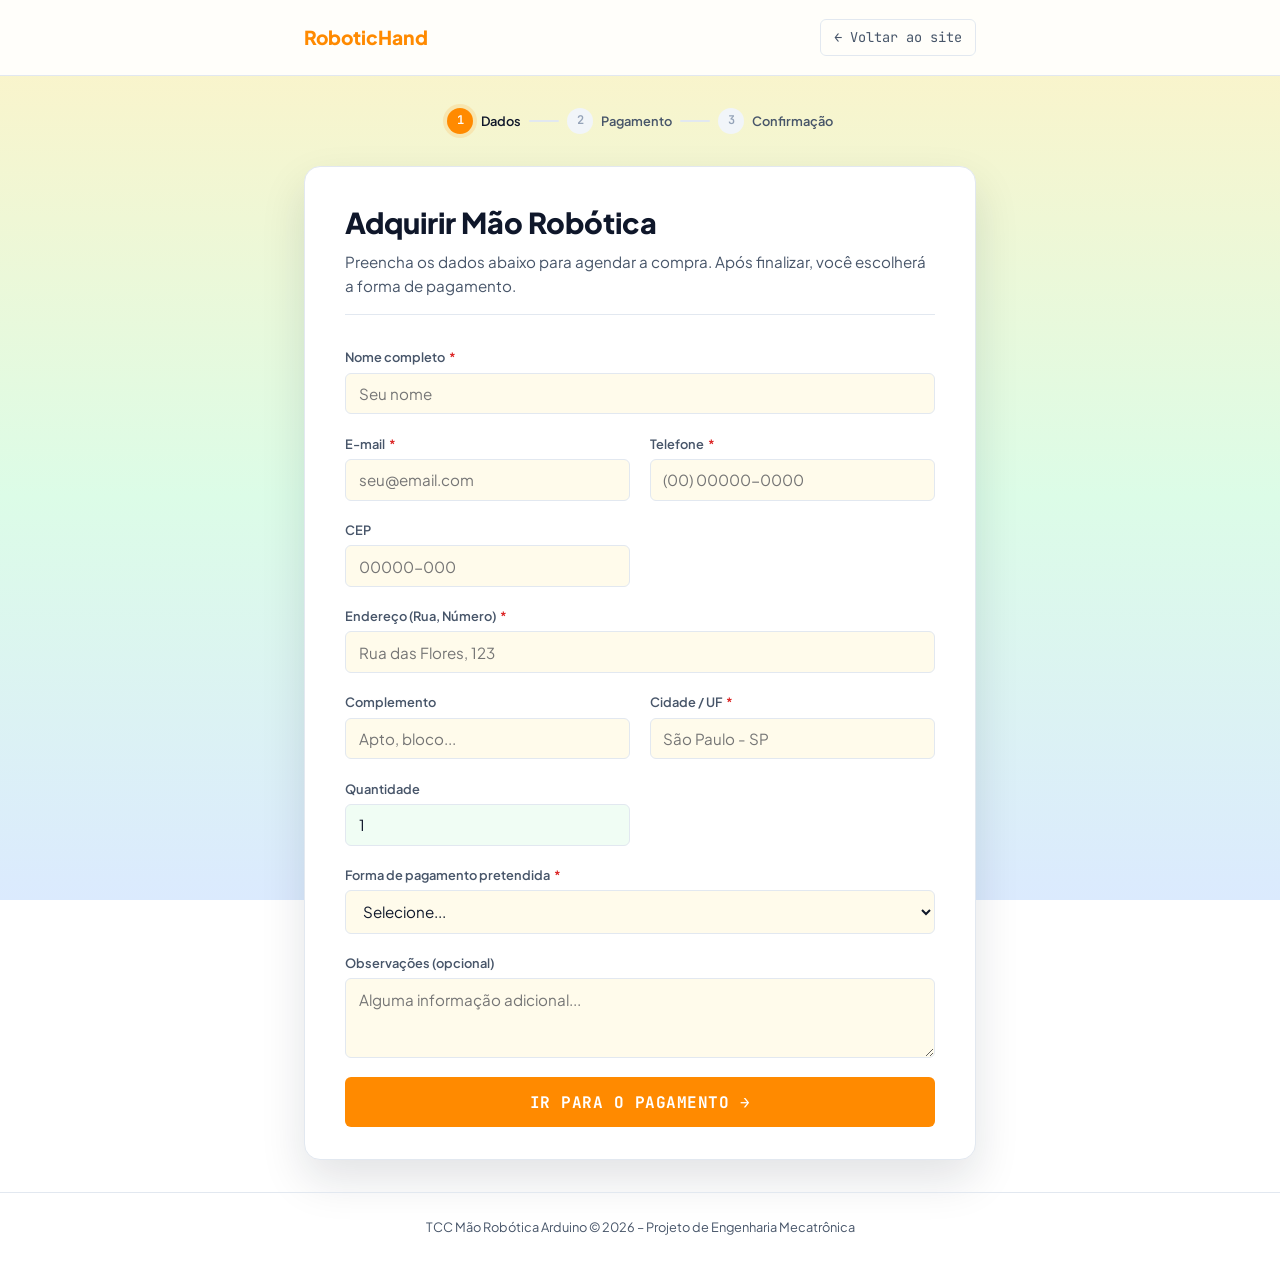
<file: comprar.html>
<!DOCTYPE html>
<html lang="pt-BR" data-theme="light">
<head>
  <meta charset="UTF-8" />
  <meta name="viewport" content="width=device-width, initial-scale=1.0" />
  <title>Adquirir Mão Robótica | TCC Arduino</title>

  <link rel="preconnect" href="https://fonts.googleapis.com" />
  <link rel="preconnect" href="https://fonts.gstatic.com" crossorigin />
  <link href="https://fonts.googleapis.com/css2?family=JetBrains+Mono:ital,wght@0,400;0,600;0,800;1,400&family=Plus+Jakarta+Sans:wght@400;500;600;700;800&display=swap" rel="stylesheet" />

  <style>
    :root {
      --bg-main: #FFFBEB;
      --bg-alt: #F0FDF4;
      --bg-card: #FFFFFF;
      --border: #E2E8F0;
      --border-focus: #0B69A3;
      --text-main: #0F172A;
      --text-muted: #475569;
      --accent: #FF8A00;
      --accent-hover: #E67600;
      --accent-light: rgba(255, 138, 0, 0.10);
      --institucional: #0B69A3;
      --institucional-dark: #075985;
      --status-open: #16A34A;
      --danger: #DC2626;
      --success: #16A34A;
      --font-ui: 'Plus Jakarta Sans', sans-serif;
      --font-mono: 'JetBrains Mono', monospace;
      --shadow: rgba(15, 23, 42, 0.08);
    }

    * { box-sizing: border-box; margin: 0; padding: 0; }
    body {
      background: linear-gradient(180deg, #FEF3C7 0%, #DCFCE7 55%, #DBEAFE 100%);
      background-attachment: fixed;
      color: var(--text-main);
      font-family: var(--font-ui);
      line-height: 1.6;
      min-height: 100vh;
      display: flex;
      flex-direction: column;
    }

    .container {
      max-width: 720px;
      margin: 0 auto;
      padding: 0 1.5rem;
      width: 100%;
    }

    .navbar {
      padding: 1.2rem 0;
      border-bottom: 1px solid var(--border);
      background: rgba(255,255,255,0.9);
      backdrop-filter: blur(8px);
      margin-bottom: 2rem;
    }
    .nav-content {
      display: flex;
      justify-content: space-between;
      align-items: center;
    }
    .brand { font-weight: 800; font-size: 1.2rem; }
    .brand .accent { color: var(--accent); }
    .back-link {
      color: var(--text-muted);
      text-decoration: none;
      font-family: var(--font-mono);
      font-size: 0.85rem;
      border: 1px solid var(--border);
      padding: 0.4rem 0.8rem;
      border-radius: 6px;
      transition: 0.2s;
    }
    .back-link:hover { border-color: var(--accent); color: var(--accent); }

    .form-card {
      background: var(--bg-card);
      border: 1px solid var(--border);
      border-radius: 16px;
      padding: 2rem 2.5rem;
      box-shadow: 0 20px 45px rgba(15, 23, 42, 0.12);
      margin-bottom: 2rem;
    }
    .form-title {
      font-size: 1.8rem;
      font-weight: 800;
      margin-bottom: 0.3rem;
    }
    .form-subtitle {
      color: var(--text-muted);
      font-size: 0.95rem;
      margin-bottom: 2rem;
      border-bottom: 1px solid var(--border);
      padding-bottom: 1rem;
    }
    .form-grid {
      display: grid;
      grid-template-columns: 1fr 1fr;
      gap: 1.2rem;
    }
    .field-group { display: flex; flex-direction: column; gap: 0.3rem; }
    .field-group.full-width { grid-column: span 2; }
    .field-group label {
      font-size: 0.8rem;
      font-weight: 600;
      color: var(--text-muted);
    }
    .field-group label .required { color: var(--danger); margin-left: 2px; }
    .input-ctrl, select, textarea {
      background: var(--bg-main);
      border: 1px solid var(--border);
      color: var(--text-main);
      padding: 0.65rem 0.8rem;
      border-radius: 6px;
      font-family: inherit;
      font-size: 0.95rem;
      outline: none;
      transition: border 0.2s;
      width: 100%;
    }
    .input-ctrl:focus, select:focus, textarea:focus {
      border-color: var(--border-focus);
    }
    select option { background: var(--bg-main); }

    .btn-primary {
      background: var(--accent);
      color: #fff;
      border: none;
      padding: 0.9rem 1.8rem;
      font-weight: 700;
      font-size: 1rem;
      border-radius: 6px;
      cursor: pointer;
      font-family: var(--font-mono);
      letter-spacing: 0.5px;
      transition: 0.25s;
      width: 100%;
    }
    .btn-primary:hover { background: var(--accent-hover); transform: translateY(-2px); }
    .btn-primary:disabled { opacity: 0.6; cursor: not-allowed; transform: none; }

    .btn-secondary {
      background: transparent;
      border: 1px solid var(--border);
      color: var(--text-main);
      padding: 0.6rem 1.5rem;
      border-radius: 6px;
      cursor: pointer;
      font-family: var(--font-mono);
      font-size: 0.9rem;
      transition: 0.2s;
    }
    .btn-secondary:hover { border-color: var(--accent); color: var(--accent); }

    /* ============================================================
       PROGRESS STEPS
       ============================================================ */
    .steps-bar {
      display: flex;
      align-items: center;
      justify-content: center;
      gap: 0.5rem;
      margin-bottom: 2rem;
      flex-wrap: wrap;
    }
    .step {
      display: flex;
      align-items: center;
      gap: 0.5rem;
      font-size: 0.8rem;
      color: var(--text-muted);
      font-weight: 600;
    }
    .step-num {
      width: 26px; height: 26px;
      border-radius: 50%;
      background: #F1F5F9;
      color: #94A3B8;
      display: flex; align-items: center; justify-content: center;
      font-family: var(--font-mono);
      font-size: 0.75rem;
      transition: 0.3s;
    }
    .step.active .step-num {
      background: var(--accent);
      color: #fff;
      box-shadow: 0 0 0 4px rgba(255, 138, 0, 0.15);
    }
    .step.active { color: var(--text-main); }
    .step.done .step-num {
      background: var(--success);
      color: #fff;
    }
    .step.done { color: var(--text-main); }
    .step-line {
      width: 30px;
      height: 2px;
      background: var(--border);
      border-radius: 2px;
    }

    /* ============================================================
       MODAL DE PAGAMENTO
       ============================================================ */
    .payment-overlay {
      position: fixed;
      inset: 0;
      background: rgba(15, 23, 42, 0.75);
      backdrop-filter: blur(6px);
      display: none;
      align-items: center;
      justify-content: center;
      z-index: 999;
      padding: 1rem;
      overflow-y: auto;
    }
    .payment-overlay.show { display: flex; }

    .payment-modal {
      background: var(--bg-card);
      border-radius: 20px;
      max-width: 520px;
      width: 100%;
      box-shadow: 0 30px 70px rgba(15, 23, 42, 0.3);
      animation: modalIn 0.35s cubic-bezier(0.16, 1, 0.3, 1);
      overflow: hidden;
      max-height: 95vh;
      overflow-y: auto;
    }
    @keyframes modalIn {
      from { opacity: 0; transform: translateY(30px) scale(0.96); }
      to { opacity: 1; transform: translateY(0) scale(1); }
    }

    .payment-header {
      background: linear-gradient(135deg, var(--institucional), var(--institucional-dark));
      color: #fff;
      padding: 1.5rem 2rem;
      text-align: center;
      position: relative;
    }
    .payment-header h2 {
      font-size: 1.3rem;
      font-weight: 800;
      margin-bottom: 0.3rem;
    }
    .payment-header p {
      font-size: 0.85rem;
      opacity: 0.9;
    }
    .payment-header .close-btn {
      position: absolute;
      top: 1rem; right: 1rem;
      background: rgba(255,255,255,0.15);
      border: none;
      color: #fff;
      width: 32px; height: 32px;
      border-radius: 50%;
      cursor: pointer;
      font-size: 1.2rem;
      line-height: 1;
      transition: 0.2s;
    }
    .payment-header .close-btn:hover { background: rgba(255,255,255,0.3); }

    .payment-body {
      padding: 2rem;
    }

    .order-summary {
      background: #F8FAFC;
      border-radius: 12px;
      padding: 1rem 1.2rem;
      margin-bottom: 1.5rem;
      border: 1px solid var(--border);
    }
    .order-summary h4 {
      font-size: 0.75rem;
      text-transform: uppercase;
      letter-spacing: 1px;
      color: var(--text-muted);
      margin-bottom: 0.6rem;
      font-family: var(--font-mono);
    }
    .order-line {
      display: flex;
      justify-content: space-between;
      font-size: 0.9rem;
      padding: 0.3rem 0;
    }
    .order-line .label { color: var(--text-muted); }
    .order-line .value { font-weight: 600; }
    .order-total {
      border-top: 1px solid var(--border);
      margin-top: 0.6rem;
      padding-top: 0.6rem;
      font-size: 1.1rem;
      font-weight: 800;
      color: var(--institucional);
    }

    .payment-section {
      animation: fadeIn 0.4s ease;
    }
    @keyframes fadeIn {
      from { opacity: 0; transform: translateY(10px); }
      to { opacity: 1; transform: translateY(0); }
    }

    .pix-area {
      text-align: center;
    }
    .qr-container {
      background: #fff;
      border: 2px dashed var(--border);
      border-radius: 16px;
      padding: 1.5rem;
      display: inline-block;
      margin-bottom: 1.2rem;
      position: relative;
    }
    .qr-container img {
      display: block;
      width: 220px;
      height: 220px;
      border-radius: 8px;
      object-fit: contain;
      background: #fff;
    }
    .qr-container::after {
      content: '💰';
      position: absolute;
      bottom: -12px;
      right: -12px;
      background: var(--accent);
      color: #fff;
      width: 40px; height: 40px;
      border-radius: 50%;
      display: flex; align-items: center; justify-content: center;
      font-size: 1.2rem;
      border: 3px solid #fff;
      box-shadow: 0 4px 12px rgba(0,0,0,0.15);
    }

    .pix-key-box {
      display: flex;
      align-items: center;
      gap: 0.5rem;
      background: #F8FAFC;
      border: 1px solid var(--border);
      border-radius: 10px;
      padding: 0.7rem 1rem;
      margin-bottom: 1rem;
    }
    .pix-key-box code {
      flex: 1;
      font-family: var(--font-mono);
      font-size: 0.8rem;
      color: var(--text-main);
      word-break: break-all;
      text-align: left;
    }
    .copy-btn {
      background: var(--institucional);
      color: #fff;
      border: none;
      padding: 0.5rem 1rem;
      border-radius: 6px;
      font-family: var(--font-mono);
      font-size: 0.75rem;
      cursor: pointer;
      transition: 0.2s;
      white-space: nowrap;
    }
    .copy-btn:hover { background: var(--institucional-dark); }
    .copy-btn.copied { background: var(--success); }

    .expiry-badge {
      display: inline-flex;
      align-items: center;
      gap: 0.4rem;
      font-size: 0.8rem;
      color: var(--danger);
      background: rgba(220, 38, 38, 0.08);
      padding: 0.4rem 0.9rem;
      border-radius: 20px;
      font-family: var(--font-mono);
      font-weight: 600;
    }

    /* Cartão de crédito */
    .card-preview {
      background: linear-gradient(135deg, #1E293B, #0F172A);
      color: #fff;
      border-radius: 16px;
      padding: 1.5rem;
      margin-bottom: 1.5rem;
      position: relative;
      overflow: hidden;
      box-shadow: 0 12px 30px rgba(15, 23, 42, 0.25);
      aspect-ratio: 1.6;
      max-width: 340px;
      margin-left: auto;
      margin-right: auto;
    }
    .card-preview::before {
      content: '';
      position: absolute;
      top: -50%; right: -20%;
      width: 250px; height: 250px;
      background: radial-gradient(circle, rgba(255,138,0,0.35), transparent 70%);
      border-radius: 50%;
    }
    .card-chip {
      width: 40px; height: 30px;
      background: linear-gradient(135deg, #FBBF24, #F59E0B);
      border-radius: 6px;
      margin-bottom: 1.5rem;
      position: relative;
    }
    .card-chip::after {
      content: '';
      position: absolute;
      inset: 8px 12px;
      border: 1px solid rgba(0,0,0,0.2);
      border-radius: 2px;
    }
    .card-number-display {
      font-family: var(--font-mono);
      font-size: 1.3rem;
      letter-spacing: 2px;
      margin-bottom: 1.2rem;
      position: relative;
      z-index: 2;
    }
    .card-bottom {
      display: flex;
      justify-content: space-between;
      font-size: 0.75rem;
      text-transform: uppercase;
      letter-spacing: 1px;
      position: relative;
      z-index: 2;
    }
    .card-bottom div span {
      display: block;
      font-size: 0.6rem;
      opacity: 0.5;
      margin-bottom: 0.2rem;
    }
    .card-brand {
      position: absolute;
      top: 1.5rem; right: 1.5rem;
      font-weight: 800;
      font-size: 0.9rem;
      letter-spacing: 1px;
      z-index: 2;
    }

    .card-form-grid {
      display: grid;
      grid-template-columns: 1fr 1fr;
      gap: 0.9rem;
    }

    /* Boleto */
    .boleto-box {
      background: #F8FAFC;
      border: 1px solid var(--border);
      border-radius: 12px;
      padding: 1.2rem;
      margin-bottom: 1rem;
    }
    .barcode {
      display: flex;
      align-items: flex-end;
      gap: 2px;
      height: 60px;
      margin-bottom: 0.8rem;
      padding: 0.5rem;
      background: #fff;
      border-radius: 6px;
      overflow: hidden;
    }
    .barcode span {
      display: block;
      background: #0F172A;
      height: 100%;
    }
    .boleto-code {
      font-family: var(--font-mono);
      font-size: 0.75rem;
      color: var(--text-muted);
      word-break: break-all;
      margin-bottom: 0.6rem;
    }

    /* Transferência */
    .bank-info {
      background: #F8FAFC;
      border: 1px solid var(--border);
      border-radius: 12px;
      padding: 1.2rem;
    }
    .bank-info .row {
      display: flex;
      justify-content: space-between;
      padding: 0.5rem 0;
      border-bottom: 1px dashed var(--border);
      font-size: 0.9rem;
    }
    .bank-info .row:last-child { border-bottom: none; }
    .bank-info .row span:first-child {
      color: var(--text-muted);
      font-size: 0.85rem;
    }
    .bank-info .row span:last-child {
      font-family: var(--font-mono);
      font-weight: 600;
    }

    .payment-footer {
      padding: 1rem 2rem 1.5rem;
      border-top: 1px solid var(--border);
      background: #F8FAFC;
      text-align: center;
    }
    .payment-footer p {
      font-size: 0.75rem;
      color: var(--text-muted);
      margin-bottom: 0.8rem;
    }

    /* Confirmação final */
    .success-screen {
      text-align: center;
      padding: 1rem 0;
    }
    .success-icon {
      width: 90px; height: 90px;
      border-radius: 50%;
      background: rgba(22, 163, 74, 0.1);
      color: var(--success);
      display: flex; align-items: center; justify-content: center;
      font-size: 3rem;
      margin: 0 auto 1.2rem;
      animation: popIn 0.5s cubic-bezier(0.34, 1.56, 0.64, 1);
    }
    @keyframes popIn {
      0% { transform: scale(0); }
      100% { transform: scale(1); }
    }
    .success-screen h2 {
      font-size: 1.5rem;
      margin-bottom: 0.5rem;
      color: var(--success);
    }
    .success-screen p {
      color: var(--text-muted);
      margin-bottom: 1.5rem;
      font-size: 0.95rem;
    }
    .success-detail {
      background: #F8FAFC;
      border-radius: 10px;
      padding: 1rem;
      margin-bottom: 1.5rem;
      font-size: 0.85rem;
      text-align: left;
    }
    .success-detail .row {
      display: flex;
      justify-content: space-between;
      padding: 0.3rem 0;
    }
    .success-detail .row span:first-child { color: var(--text-muted); }
    .success-detail .row span:last-child { font-weight: 600; }

    .footer {
      margin-top: auto;
      border-top: 1px solid var(--border);
      padding: 1.5rem 0;
      text-align: center;
      color: var(--text-muted);
      font-size: 0.8rem;
    }

    @media (max-width: 600px) {
      .form-grid { grid-template-columns: 1fr; }
      .field-group.full-width { grid-column: span 1; }
      .form-card { padding: 1.5rem; }
      .payment-body { padding: 1.5rem; }
      .card-form-grid { grid-template-columns: 1fr; }
      .card-preview { aspect-ratio: auto; }
    }
  </style>
</head>
<body>

  <header class="navbar">
    <div class="container nav-content">
      <div class="brand">
        <span class="accent">RoboticHand</span>
      </div>
      <a href="index.html" class="back-link">← Voltar ao site</a>
    </div>
  </header>

  <main class="container">
    <div class="steps-bar">
      <div class="step active" id="step1">
        <span class="step-num">1</span> Dados
      </div>
      <span class="step-line"></span>
      <div class="step" id="step2">
        <span class="step-num">2</span> Pagamento
      </div>
      <span class="step-line"></span>
      <div class="step" id="step3">
        <span class="step-num">3</span> Confirmação
      </div>
    </div>

    <div class="form-card">
      <h1 class="form-title">Adquirir Mão Robótica</h1>
      <p class="form-subtitle">
        Preencha os dados abaixo para agendar a compra. Após finalizar, você escolherá a forma de pagamento.
      </p>

      <form id="purchaseForm" novalidate>
        <input type="hidden" name="_captcha" value="false" />
        <input type="hidden" name="_subject" value="🦾 Nova Solicitação de Aquisição - Mão Robótica" />
        <input type="hidden" name="_template" value="table" />

        <div class="form-grid">
          <div class="field-group full-width">
            <label for="fullName">Nome completo <span class="required">*</span></label>
            <input type="text" id="fullName" name="Nome" class="input-ctrl" placeholder="Seu nome" required />
          </div>
          <div class="field-group">
            <label for="email">E-mail <span class="required">*</span></label>
            <input type="email" id="email" name="Email" class="input-ctrl" placeholder="seu@email.com" required />
          </div>
          <div class="field-group">
            <label for="phone">Telefone <span class="required">*</span></label>
            <input type="tel" id="phone" name="Telefone" class="input-ctrl" placeholder="(00) 00000-0000" required />
          </div>
          <div class="field-group">
            <label for="cep">CEP</label>
            <input type="text" id="cep" name="CEP" class="input-ctrl" placeholder="00000-000" />
          </div>
          <div class="field-group full-width">
            <label for="address">Endereço (Rua, Número) <span class="required">*</span></label>
            <input type="text" id="address" name="Endereço" class="input-ctrl" placeholder="Rua das Flores, 123" required />
          </div>
          <div class="field-group">
            <label for="complement">Complemento</label>
            <input type="text" id="complement" name="Complemento" class="input-ctrl" placeholder="Apto, bloco..." />
          </div>
          <div class="field-group">
            <label for="city">Cidade / UF <span class="required">*</span></label>
            <input type="text" id="city" name="Cidade" class="input-ctrl" placeholder="São Paulo - SP" required />
          </div>
          <div class="field-group">
            <label for="quantity">Quantidade</label>
            <input type="number" id="quantity" name="Quantidade" class="input-ctrl" value="1" min="1" readonly style="background:var(--bg-alt);" />
          </div>
          <div class="field-group full-width">
            <label for="payment">Forma de pagamento pretendida <span class="required">*</span></label>
            <select id="payment" name="Pagamento" class="input-ctrl" required>
              <option value="">Selecione...</option>
              <option value="PIX">PIX (aprovação imediata)</option>
              <option value="Cartão de Crédito">Cartão de Crédito</option>
              <option value="Boleto Bancário">Boleto Bancário</option>
              <option value="Transferência Bancária">Transferência Bancária</option>
            </select>
          </div>
          <div class="field-group full-width">
            <label for="notes">Observações (opcional)</label>
            <textarea id="notes" name="Observações" class="input-ctrl" rows="3" placeholder="Alguma informação adicional..."></textarea>
          </div>
          <div class="field-group full-width">
            <button type="submit" class="btn-primary" id="submitBtn">IR PARA O PAGAMENTO →</button>
          </div>
        </div>
      </form>
    </div>
  </main>

  <div id="paymentOverlay" class="payment-overlay">
    <div class="payment-modal">
      <div class="payment-header">
        <button class="close-btn" id="closePayment" title="Fechar">&times;</button>
        <h2 id="paymentTitle">Finalizar Pagamento</h2>
        <p id="paymentSubtitle">Complete o pagamento para confirmar o pedido</p>
      </div>

      <div class="payment-body">
        <div class="order-summary" id="orderSummary">
          <h4>📦 Resumo do Pedido</h4>
          <div class="order-line">
            <span class="label">Produto</span>
            <span class="value">Mão Robótica Arduino</span>
          </div>
          <div class="order-line">
            <span class="label">Quantidade</span>
            <span class="value" id="summaryQty">1</span>
          </div>
          <div class="order-line">
            <span class="label">Cliente</span>
            <span class="value" id="summaryClient">—</span>
          </div>
          <div class="order-line order-total">
            <span>Total</span>
            <span id="summaryTotal">R$ 500,00</span>
          </div>
        </div>

        <div id="paymentContent"></div>
      </div>

      <div class="payment-footer" id="paymentFooter">
        <p>🔒 Ambiente seguro • Seus dados são protegidos</p>
      </div>
    </div>
  </div>

  <footer class="footer">
    <div class="container">
      TCC Mão Robótica Arduino &copy; 2026 – Projeto de Engenharia Mecatrônica
    </div>
  </footer>

  <script>
    (function() {
      'use strict';

      // ============================================================
      // CONFIGURAÇÕES — AJUSTE SEUS DADOS
      // ============================================================
      const EMAIL = 'lfns@aluno.ifnmg.edu.br';
      const PRODUTO = 'Mão Robótica Arduino';
      const PRECO = 1500.00;

      // ⬇️⬇️⬇️ CONFIGURE SEUS DADOS AQUI ⬇️⬇️⬇️
      const PIX_KEY = '38991341625';   // sua chave PIX
      const PIX_IMAGE = 'pix.png';                  // nome do arquivo da imagem do QR Code
      const PIX_NOME = 'Lucas F. N. S.';
      const BANCO = 'Banco do Brasil';
      const AGENCIA = '0000-0';
      const CONTA = '00000-0';
      const TITULAR = 'Lucas F. N. S.';
      const CPF_TITULAR = '000.000.000-00';
      // ⬆️⬆️⬆️ CONFIGURE SEUS DADOS AQUI ⬆️⬆️⬆️

      // ============================================================
      // REFERÊNCIAS DOM
      // ============================================================
      const form = document.getElementById('purchaseForm');
      const submitBtn = document.getElementById('submitBtn');
      const overlay = document.getElementById('paymentOverlay');
      const closePayment = document.getElementById('closePayment');
      const paymentTitle = document.getElementById('paymentTitle');
      const paymentSubtitle = document.getElementById('paymentSubtitle');
      const paymentContent = document.getElementById('paymentContent');
      const paymentFooter = document.getElementById('paymentFooter');
      const orderSummary = document.getElementById('orderSummary');
      const summaryQty = document.getElementById('summaryQty');
      const summaryClient = document.getElementById('summaryClient');
      const summaryTotal = document.getElementById('summaryTotal');
      const step1 = document.getElementById('step1');
      const step2 = document.getElementById('step2');
      const step3 = document.getElementById('step3');

      let orderData = {};
      let currentPaymentMethod = '';
      let pixTimerInterval = null;

      // ============================================================
      // SUBMIT DO FORMULÁRIO
      // ============================================================
      form.addEventListener('submit', async function(e) {
        e.preventDefault();

        const requiredFields = form.querySelectorAll('[required]');
        let valid = true;
        requiredFields.forEach(field => {
          if (!field.value.trim()) {
            field.style.borderColor = 'var(--danger)';
            valid = false;
          } else {
            field.style.borderColor = '';
          }
        });

        if (!valid) {
          alert('Por favor, preencha todos os campos obrigatórios.');
          return;
        }

        const formData = new FormData(form);
        orderData = Object.fromEntries(formData.entries());
        currentPaymentMethod = orderData.Pagamento;

        summaryQty.textContent = orderData.Quantidade || '1';
        summaryClient.textContent = orderData.Nome;
        summaryTotal.textContent = formatBRL(PRECO * (parseInt(orderData.Quantidade) || 1));

        step1.classList.add('done');
        step2.classList.add('active');

        openPaymentModal(currentPaymentMethod);
      });

      // ============================================================
      // ABRE MODAL DE PAGAMENTO
      // ============================================================
      function openPaymentModal(method) {
        overlay.classList.add('show');
        document.body.style.overflow = 'hidden';

        switch(method) {
          case 'PIX':
            renderPixScreen();
            break;
          case 'Cartão de Crédito':
            renderCardScreen();
            break;
          case 'Boleto Bancário':
            renderBoletoScreen();
            break;
          case 'Transferência Bancária':
            renderTransferScreen();
            break;
          default:
            renderPixScreen();
        }
      }

      closePayment.addEventListener('click', () => {
        overlay.classList.remove('show');
        document.body.style.overflow = '';
        step2.classList.remove('active');
        step1.classList.add('active');
        if (pixTimerInterval) {
          clearInterval(pixTimerInterval);
          pixTimerInterval = null;
        }
      });

      overlay.addEventListener('click', (e) => {
        if (e.target === overlay) {
          overlay.classList.remove('show');
          document.body.style.overflow = '';
          if (pixTimerInterval) {
            clearInterval(pixTimerInterval);
            pixTimerInterval = null;
          }
        }
      });

      // ============================================================
      // TELA PIX — USA SUA IMAGEM pix.png
      // ============================================================
      function renderPixScreen() {
        paymentTitle.textContent = '💰 Pagamento via PIX';
        paymentSubtitle.textContent = 'Escaneie o QR Code ou copie a chave';

        paymentContent.innerHTML = `
          <div class="payment-section pix-area">
            <div class="qr-container">
              <img src="${PIX_IMAGE}" alt="QR Code PIX" />
            </div>
            <p style="font-size:0.9rem;color:var(--text-muted);margin-bottom:1rem;">
              Abra o app do seu banco e escaneie o código acima
            </p>

            <div class="pix-key-box">
              <code id="pixKeyText">${PIX_KEY}</code>
              <button class="copy-btn" id="copyPixBtn" type="button">Copiar</button>
            </div>

            <div class="expiry-badge">
              ⏱ Expira em <span id="pixTimer">10:00</span>
            </div>

            <button class="btn-primary" id="confirmPixBtn" style="margin-top:1.5rem;" type="button">
              ✅ Já fiz o pagamento
            </button>
          </div>
        `;

        document.getElementById('copyPixBtn').addEventListener('click', function() {
          copyToClipboard(PIX_KEY, this);
        });

        startPixTimer();

        document.getElementById('confirmPixBtn').addEventListener('click', () => {
          if (pixTimerInterval) {
            clearInterval(pixTimerInterval);
            pixTimerInterval = null;
          }
          showSuccessScreen('PIX');
        });
      }

      function startPixTimer() {
        let seconds = 600;
        const timerEl = document.getElementById('pixTimer');
        if (!timerEl) return;

        if (pixTimerInterval) clearInterval(pixTimerInterval);

        pixTimerInterval = setInterval(() => {
          seconds--;
          const min = Math.floor(seconds / 60);
          const sec = seconds % 60;
          timerEl.textContent = `${min}:${sec.toString().padStart(2, '0')}`;

          if (seconds <= 0) {
            clearInterval(pixTimerInterval);
            pixTimerInterval = null;
            timerEl.textContent = 'Expirado';
            timerEl.parentElement.style.background = 'rgba(220,38,38,0.15)';
          }
        }, 1000);
      }

      // ============================================================
      // TELA CARTÃO DE CRÉDITO
      // ============================================================
      function renderCardScreen() {
        paymentTitle.textContent = '💳 Cartão de Crédito';
        paymentSubtitle.textContent = 'Preencha os dados do cartão';

        paymentContent.innerHTML = `
          <div class="payment-section">
            <div class="card-preview">
              <div class="card-brand" id="cardBrandPreview">💳</div>
              <div class="card-chip"></div>
              <div class="card-number-display" id="cardNumberPreview">•••• •••• •••• ••••</div>
              <div class="card-bottom">
                <div>
                  <span>Titular</span>
                  <div id="cardNamePreview">NOME NO CARTÃO</div>
                </div>
                <div>
                  <span>Validade</span>
                  <div id="cardExpiryPreview">MM/AA</div>
                </div>
              </div>
            </div>

            <div class="card-form-grid">
              <div class="field-group full-width">
                <label>Número do cartão</label>
                <input type="text" id="cardNumber" class="input-ctrl" placeholder="0000 0000 0000 0000" maxlength="19" inputmode="numeric" />
              </div>
              <div class="field-group full-width">
                <label>Nome impresso no cartão</label>
                <input type="text" id="cardName" class="input-ctrl" placeholder="Como está no cartão" style="text-transform:uppercase;" />
              </div>
              <div class="field-group">
                <label>Validade</label>
                <input type="text" id="cardExpiry" class="input-ctrl" placeholder="MM/AA" maxlength="5" inputmode="numeric" />
              </div>
              <div class="field-group">
                <label>CVV</label>
                <input type="text" id="cardCvv" class="input-ctrl" placeholder="000" maxlength="4" inputmode="numeric" />
              </div>
              <div class="field-group full-width">
                <label>Parcelas</label>
                <select id="installments" class="input-ctrl">
                  <option value="1">1x de ${formatBRL(PRECO)} sem juros</option>
                  <option value="2">2x de ${formatBRL(PRECO/2)} sem juros</option>
                  <option value="3">3x de ${formatBRL(PRECO/3)} sem juros</option>
                  <option value="6">6x de ${formatBRL(PRECO/6)} sem juros</option>
                  <option value="12">12x de ${formatBRL(PRECO/12)} sem juros</option>
                </select>
              </div>
            </div>

            <button class="btn-primary" id="payCardBtn" style="margin-top:1.5rem;" type="button">
              🔒 PAGAR ${formatBRL(PRECO)}
            </button>

            <p style="text-align:center;font-size:0.75rem;color:var(--text-muted);margin-top:1rem;">
              🔒 Ambiente criptografado • PCI-DSS
            </p>
          </div>
        `;

        setupCardMasks();

        document.getElementById('payCardBtn').addEventListener('click', () => {
          const num = document.getElementById('cardNumber').value.replace(/\s/g, '');
          const name = document.getElementById('cardName').value.trim();
          const expiry = document.getElementById('cardExpiry').value;
          const cvv = document.getElementById('cardCvv').value;

          if (num.length < 16 || !name || expiry.length < 5 || cvv.length < 3) {
            alert('Preencha todos os dados do cartão corretamente.');
            return;
          }

          const btn = document.getElementById('payCardBtn');
          btn.disabled = true;
          btn.textContent = '⏳ Processando pagamento...';

          setTimeout(() => {
            showSuccessScreen('Cartão de Crédito', {
              bandeira: detectCardBrand(num),
              final: num.slice(-4)
            });
          }, 2200);
        });
      }

      function setupCardMasks() {
        const cardNum = document.getElementById('cardNumber');
        const cardName = document.getElementById('cardName');
        const cardExpiry = document.getElementById('cardExpiry');
        const cardCvv = document.getElementById('cardCvv');
        const numPreview = document.getElementById('cardNumberPreview');
        const namePreview = document.getElementById('cardNamePreview');
        const expPreview = document.getElementById('cardExpiryPreview');
        const brandPreview = document.getElementById('cardBrandPreview');

        cardNum.addEventListener('input', (e) => {
          let v = e.target.value.replace(/\D/g, '').slice(0, 16);
          e.target.value = v.replace(/(.{4})/g, '$1 ').trim();
          numPreview.textContent = e.target.value || '•••• •••• •••• ••••';
          const brand = detectCardBrand(v);
          brandPreview.textContent = brand === 'Visa' ? 'VISA' : brand === 'Mastercard' ? 'MASTERCARD' : brand === 'Elo' ? 'ELO' : '💳';
        });

        cardName.addEventListener('input', (e) => {
          e.target.value = e.target.value.toUpperCase();
          namePreview.textContent = e.target.value || 'NOME NO CARTÃO';
        });

        cardExpiry.addEventListener('input', (e) => {
          let v = e.target.value.replace(/\D/g, '').slice(0, 4);
          if (v.length >= 3) v = v.slice(0, 2) + '/' + v.slice(2);
          e.target.value = v;
          expPreview.textContent = v || 'MM/AA';
        });

        cardCvv.addEventListener('input', (e) => {
          e.target.value = e.target.value.replace(/\D/g, '').slice(0, 4);
        });
      }

      function detectCardBrand(num) {
        if (/^4/.test(num)) return 'Visa';
        if (/^(5[1-5]|2[2-7])/.test(num)) return 'Mastercard';
        if (/^(4011|4312|4389|5041|6362|6363)/.test(num)) return 'Elo';
        return 'Outro';
      }

      // ============================================================
      // TELA BOLETO
      // ============================================================
      function renderBoletoScreen() {
        paymentTitle.textContent = '🧾 Boleto Bancário';
        paymentSubtitle.textContent = 'Pague em qualquer banco até o vencimento';

        const boletoCode = generateBoletoCode();
        const vencimento = new Date(Date.now() + 3 * 24 * 60 * 60 * 1000);
        const vencimentoStr = vencimento.toLocaleDateString('pt-BR');

        paymentContent.innerHTML = `
          <div class="payment-section">
            <div class="boleto-box">
              <div class="barcode" id="barcode"></div>
              <div class="boleto-code">${boletoCode}</div>
              <div class="row" style="display:flex;justify-content:space-between;font-size:0.85rem;padding-top:0.5rem;border-top:1px dashed var(--border);">
                <span style="color:var(--text-muted);">Vencimento</span>
                <strong>${vencimentoStr}</strong>
              </div>
            </div>

            <div style="display:flex;gap:0.5rem;margin-bottom:1rem;">
              <button class="copy-btn" id="copyBoletoBtn" style="flex:1;padding:0.7rem;" type="button">📋 Copiar código</button>
              <button class="copy-btn" id="downloadBoletoBtn" style="flex:1;padding:0.7rem;background:var(--institucional);" type="button">⬇ Baixar PDF</button>
            </div>

            <p style="font-size:0.85rem;color:var(--text-muted);text-align:center;margin-bottom:1.2rem;">
              Após o pagamento, a compensação leva <strong>1 a 2 dias úteis</strong>.
            </p>

            <button class="btn-primary" id="confirmBoletoBtn" type="button">
              ✅ Confirmar pedido
            </button>
          </div>
        `;

        generateBarcodeVisual();

        document.getElementById('copyBoletoBtn').addEventListener('click', function() {
          copyToClipboard(boletoCode.replace(/\s/g, ''), this);
        });

        document.getElementById('downloadBoletoBtn').addEventListener('click', () => {
          alert('📄 Em produção: geração do PDF do boleto.\n\nIntegre com um gateway (Pagar.me, Mercado Pago) para emitir boletos reais.');
        });

        document.getElementById('confirmBoletoBtn').addEventListener('click', () => {
          showSuccessScreen('Boleto Bancário', { vencimento: vencimentoStr });
        });
      }

      function generateBoletoCode() {
        const rand = () => Math.floor(Math.random() * 10);
        let code = '';
        for (let i = 0; i < 47; i++) {
          if (i === 5 || i === 10 || i === 15 || i === 20 || i === 29 || i === 34 || i === 39) {
            code += ' ';
          }
          code += rand();
        }
        return code;
      }

      function generateBarcodeVisual() {
        const container = document.getElementById('barcode');
        if (!container) return;
        container.innerHTML = '';
        for (let i = 0; i < 60; i++) {
          const bar = document.createElement('span');
          const w = Math.random() > 0.5 ? 1 : Math.random() > 0.5 ? 2 : 3;
          bar.style.width = w + 'px';
          bar.style.height = (60 + Math.random() * 40) + '%';
          container.appendChild(bar);
        }
      }

      // ============================================================
      // TELA TRANSFERÊNCIA
      // ============================================================
      function renderTransferScreen() {
        paymentTitle.textContent = '🏦 Transferência Bancária';
        paymentSubtitle.textContent = 'Use os dados abaixo para transferir';

        paymentContent.innerHTML = `
          <div class="payment-section">
            <div class="bank-info">
              <div class="row"><span>Banco</span><span>${BANCO}</span></div>
              <div class="row"><span>Agência</span><span>${AGENCIA}</span></div>
              <div class="row"><span>Conta</span><span>${CONTA}</span></div>
              <div class="row"><span>Titular</span><span>${TITULAR}</span></div>
              <div class="row"><span>CPF</span><span>${CPF_TITULAR}</span></div>
              <div class="row"><span>Valor</span><span>${formatBRL(PRECO * (parseInt(orderData.Quantidade) || 1))}</span></div>
            </div>

            <button class="copy-btn" id="copyBankBtn" style="width:100%;padding:0.7rem;margin:1rem 0;" type="button">
              📋 Copiar dados bancários
            </button>

            <p style="font-size:0.85rem;color:var(--text-muted);text-align:center;margin-bottom:1.2rem;">
              Envie o comprovante para <strong>${EMAIL}</strong>
            </p>

            <button class="btn-primary" id="confirmTransferBtn" type="button">
              ✅ Já fiz a transferência
            </button>
          </div>
        `;

        document.getElementById('copyBankBtn').addEventListener('click', function() {
          const txt = `Banco: ${BANCO}\nAgência: ${AGENCIA}\nConta: ${CONTA}\nTitular: ${TITULAR}\nCPF: ${CPF_TITULAR}\nValor: ${formatBRL(PRECO * (parseInt(orderData.Quantidade) || 1))}`;
          copyToClipboard(txt, this);
        });

        document.getElementById('confirmTransferBtn').addEventListener('click', () => {
          showSuccessScreen('Transferência Bancária');
        });
      }

      // ============================================================
      // TELA DE SUCESSO
      // ============================================================
      function showSuccessScreen(method, extra = {}) {
        step2.classList.remove('active');
        step2.classList.add('done');
        step3.classList.add('active');

        paymentTitle.textContent = '✅ Pedido Confirmado!';
        paymentSubtitle.textContent = 'Tudo certo com sua solicitação';
        orderSummary.style.display = 'none';

        let methodDetail = '';
        if (method === 'PIX') {
          methodDetail = 'Aguardando confirmação do pagamento';
        } else if (method === 'Cartão de Crédito') {
          methodDetail = `Aprovado • ${extra.bandeira} •••• ${extra.final}`;
        } else if (method === 'Boleto Bancário') {
          methodDetail = `Vencimento em ${extra.vencimento}`;
        } else if (method === 'Transferência Bancária') {
          methodDetail = 'Aguardando comprovante';
        }

        paymentContent.innerHTML = `
          <div class="success-screen">
            <div class="success-icon">✓</div>
            <h2>Pedido Realizado!</h2>
            <p>Enviamos os detalhes para <strong>${orderData.Email}</strong></p>

            <div class="success-detail">
              <div class="row"><span>Nº do pedido</span><span>#${Date.now().toString().slice(-6)}</span></div>
              <div class="row"><span>Cliente</span><span>${orderData.Nome}</span></div>
              <div class="row"><span>Método</span><span>${method}</span></div>
              <div class="row"><span>Status</span><span style="color:var(--success);">✓ ${methodDetail}</span></div>
              <div class="row"><span>Total</span><span>${summaryTotal.textContent}</span></div>
            </div>

            <button class="btn-primary" onclick="window.location.href='index.html'" type="button" style="margin-bottom:0.6rem;">
              Voltar ao site
            </button>
          </div>
        `;

        paymentFooter.style.display = 'none';

        sendOrderEmail(method, methodDetail);
      }

      // ============================================================
      // ENVIA E-MAIL COM O PEDIDO
      // ============================================================
      async function sendOrderEmail(method, methodDetail) {
        try {
          const data = {
            _subject: '🦾 Nova Solicitação de Aquisição - Mão Robótica',
            _captcha: 'false',
            _template: 'table',
            ...orderData,
            'Método Confirmado': method,
            'Detalhes do Pagamento': methodDetail,
            'Total': summaryTotal.textContent,
            'Data': new Date().toLocaleString('pt-BR')
          };

          await fetch(`https://formsubmit.co/ajax/${EMAIL}`, {
            method: 'POST',
            headers: { 'Content-Type': 'application/json', 'Accept': 'application/json' },
            body: JSON.stringify(data)
          });
        } catch (err) {
          console.warn('Não foi possível enviar o e-mail:', err);
        }
      }

      // ============================================================
      // UTILITÁRIOS
      // ============================================================
      function formatBRL(v) {
        return v.toLocaleString('pt-BR', { style: 'currency', currency: 'BRL' });
      }

      function copyToClipboard(text, btnEl) {
        navigator.clipboard.writeText(text).then(() => {
          const original = btnEl.textContent;
          btnEl.textContent = '✓ Copiado!';
          btnEl.classList.add('copied');
          setTimeout(() => {
            btnEl.textContent = original;
            btnEl.classList.remove('copied');
          }, 2000);
        }).catch(() => {
          const ta = document.createElement('textarea');
          ta.value = text;
          document.body.appendChild(ta);
          ta.select();
          document.execCommand('copy');
          ta.remove();
          btnEl.textContent = '✓ Copiado!';
          setTimeout(() => btnEl.textContent = 'Copiar', 2000);
        });
      }

      form.querySelectorAll('.input-ctrl').forEach(input => {
        input.addEventListener('input', function() { this.style.borderColor = ''; });
      });
    })();
  </script>
</body>
</html>
</file>
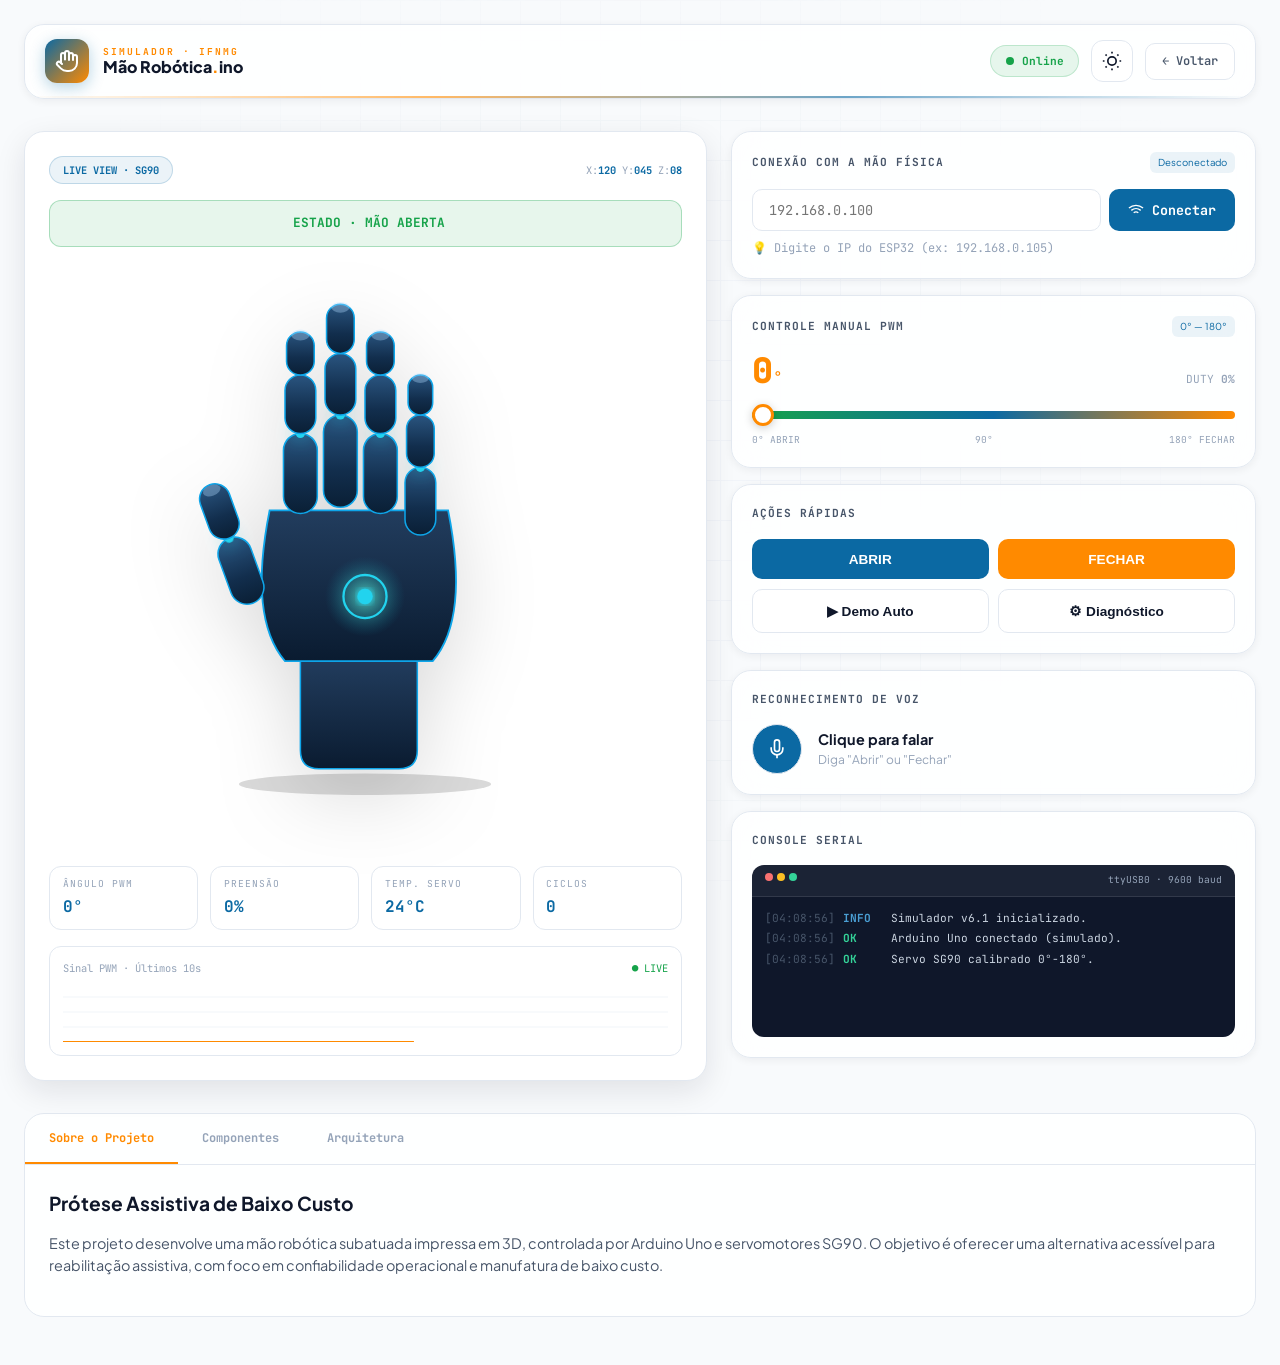
<file: simulador.html>
<!DOCTYPE html>
<html lang="pt-BR" data-theme="light">
<head>
<meta charset="UTF-8" />
<meta name="viewport" content="width=device-width, initial-scale=1.0" />
<title>Simulador | Mão Robótica Arduino · TCC</title>
<meta name="description" content="Simulador interativo de mão robótica com Arduino Uno + servo SG90." />
<link rel="preconnect" href="https://fonts.googleapis.com" />
<link rel="preconnect" href="https://fonts.gstatic.com" crossorigin />
<link href="https://fonts.googleapis.com/css2?family=Plus+Jakarta+Sans:wght@400;500;600;700;800;900&family=JetBrains+Mono:wght@400;500;600;700&display=swap" rel="stylesheet" />
<style>
:root, :root[data-theme="light"] {
  --bg-0: #F8FAFC; --bg-card: #FFFFFF; --bg-glass: rgba(255,255,255,0.85);
  --border: #E2E8F0; --border-strong: rgba(11,105,163,0.28);
  --text-1: #0F172A; --text-2: #475569; --text-3: #94A3B8;
  --accent: #FF8A00; --accent-hover: #E67600; --accent-soft: rgba(255,138,0,0.10);
  --inst: #0B69A3; --inst-dark: #075985; --inst-soft: rgba(11,105,163,0.08);
  --green: #16A34A; --green-soft: rgba(22,163,74,0.10);
  --danger: #DC2626;
  --shadow-sm: 0 2px 8px rgba(15,23,42,0.06);
  --shadow-md: 0 10px 30px rgba(15,23,42,0.10);
  --shadow-lg: 0 20px 45px rgba(15,23,42,0.14);
  --hand-bone-1: #2A5580; --hand-bone-2: #122E4D; --hand-bone-3: #0A1F35;
  --hand-palm-1: #223D5E; --hand-palm-2: #0A1B30;
  --hand-edge: #0EA5E9; --hand-led: #22D3EE; --hand-led-closed: #FF8A00;
  --font-ui: 'Plus Jakarta Sans', system-ui, sans-serif;
  --font-mono: 'JetBrains Mono', ui-monospace, monospace;
  --r-md: 14px; --r-lg: 20px;
}
:root[data-theme="dark"] {
  --bg-0: #000000; --bg-card: #0F0F0F; --bg-glass: rgba(15,15,15,0.85);
  --border: rgba(255,255,255,0.08);
  --text-1: #F5F5F5; --text-2: #A0A0A0; --text-3: #8A8A8A;
  --accent: #FF9A2E; --accent-hover: #FFB057; --accent-soft: rgba(255,154,46,0.15);
  --inst: #4A9FD4; --inst-dark: #2C7BB0; --inst-soft: rgba(74,159,212,0.12);
  --green: #34D399; --green-soft: rgba(52,211,153,0.14);
  --danger: #F87171;
  --shadow-sm: 0 2px 8px rgba(0,0,0,0.4);
  --shadow-md: 0 14px 40px rgba(0,0,0,0.55);
  --shadow-lg: 0 24px 55px rgba(0,0,0,0.65);
  --hand-bone-1: #4A9FD4; --hand-bone-2: #1E3A5F; --hand-bone-3: #0A1F35;
  --hand-palm-1: #1E3A5F; --hand-palm-2: #08182B;
  --hand-edge: #4A9FD4; --hand-led: #5AB4E8; --hand-led-closed: #FF9A2E;
}
* { margin: 0; padding: 0; box-sizing: border-box; }
html, body { height: 100%; scroll-behavior: smooth; }
body {
  font-family: var(--font-ui); background: var(--bg-0); color: var(--text-1);
  min-height: 100vh; line-height: 1.55; overflow-x: hidden;
  transition: background 0.4s, color 0.3s;
  -webkit-font-smoothing: antialiased; position: relative;
}
body::before {
  content: ''; position: fixed; inset: 0;
  background-image:
    linear-gradient(var(--border) 1px, transparent 1px),
    linear-gradient(90deg, var(--border) 1px, transparent 1px);
  background-size: 40px 40px; opacity: 0.3; z-index: -2; pointer-events: none;
  mask-image: radial-gradient(circle at 50% 50%, black 30%, transparent 80%);
  -webkit-mask-image: radial-gradient(circle at 50% 50%, black 30%, transparent 80%);
}
.page { max-width: 1320px; margin: 0 auto; padding: 1.5rem 1.5rem 3rem; position: relative; z-index: 1; }
.topbar {
  display: flex; align-items: center; justify-content: space-between;
  padding: 0.9rem 1.25rem; background: var(--bg-glass);
  backdrop-filter: blur(20px) saturate(180%);
  border: 1px solid var(--border); border-radius: var(--r-lg);
  margin-bottom: 2rem; flex-wrap: wrap; box-shadow: var(--shadow-sm);
  position: relative; overflow: hidden;
}
.topbar::after {
  content: ''; position: absolute; bottom: 0; left: 0; right: 0; height: 2px;
  background: linear-gradient(90deg, transparent, var(--accent), var(--inst), transparent);
  opacity: 0.6;
}
.brand { display: flex; align-items: center; gap: 0.85rem; text-decoration: none; color: var(--text-1); }
.brand-logo {
  width: 44px; height: 44px; border-radius: 12px;
  background: linear-gradient(135deg, var(--inst), var(--accent));
  display: grid; place-items: center; color: #fff;
  box-shadow: 0 4px 15px rgba(11,105,163,0.3); flex-shrink: 0;
}
.brand-logo svg { width: 24px; height: 24px; }
.brand-text { display: flex; flex-direction: column; line-height: 1.1; }
.brand-tag { font-family: var(--font-mono); font-size: 0.6rem; letter-spacing: 2px; color: var(--accent); font-weight: 700; }
.brand-title { font-weight: 800; font-size: 1rem; }
.topbar-right { display: flex; align-items: center; gap: 0.75rem; }
.status-pill {
  display: flex; align-items: center; gap: 0.5rem; padding: 0.4rem 0.9rem;
  font-family: var(--font-mono); font-size: 0.7rem; font-weight: 700;
  background: var(--green-soft); color: var(--green); border-radius: 999px;
  border: 1px solid rgba(22,163,74,0.2);
}
.status-pill .dot { width: 8px; height: 8px; border-radius: 50%; background: currentColor; animation: pulse 1.5s infinite; }
@keyframes pulse { 0%, 100% { opacity: 1; } 50% { opacity: 0.3; } }
.icon-btn {
  width: 42px; height: 42px; border-radius: 12px; background: var(--bg-card);
  border: 1px solid var(--border); color: var(--text-1); cursor: pointer;
  display: grid; place-items: center; transition: 0.2s;
}
.icon-btn:hover { border-color: var(--accent); color: var(--accent); transform: translateY(-2px); }
.back-btn {
  padding: 0.5rem 1rem; border-radius: 10px; border: 1px solid var(--border);
  background: var(--bg-card); color: var(--text-2); text-decoration: none;
  font-family: var(--font-mono); font-size: 0.75rem; font-weight: 600; transition: 0.2s;
}
.back-btn:hover { border-color: var(--inst); color: var(--inst); }
.sim-grid { display: grid; grid-template-columns: 1.3fr 1fr; gap: 1.5rem; align-items: start; }
.visor {
  position: relative; background: var(--bg-card); border: 1px solid var(--border);
  border-radius: var(--r-lg); padding: 1.5rem; overflow: hidden;
  display: flex; flex-direction: column; min-height: 700px; box-shadow: var(--shadow-md);
}
.visor-hud { display: flex; justify-content: space-between; align-items: center; margin-bottom: 1rem; z-index: 2; }
.hud-tag {
  font-family: var(--font-mono); font-size: 0.65rem; font-weight: 700;
  color: var(--inst); background: var(--inst-soft); padding: 0.3rem 0.8rem;
  border-radius: 999px; border: 1px solid rgba(11,105,163,0.2);
}
.hud-coord { font-family: var(--font-mono); font-size: 0.65rem; color: var(--text-3); }
.hud-coord strong { color: var(--inst); }
.state-banner {
  display: flex; align-items: center; justify-content: center; gap: 0.5rem;
  padding: 0.8rem; border-radius: 12px; font-family: var(--font-mono);
  font-size: 0.8rem; font-weight: 700; text-transform: uppercase;
  transition: 0.3s; margin-bottom: 1rem; z-index: 2; border: 1px solid var(--border);
}
.state-banner.is-open { color: var(--green); border-color: rgba(22,163,74,0.3); background: var(--green-soft); }
.state-banner.is-closed { color: var(--accent); border-color: rgba(255,138,0,0.3); background: var(--accent-soft); }
.stage {
  position: relative; flex: 1; display: flex; align-items: center; justify-content: center;
  z-index: 2; padding: 2rem 0;
}
.hand-wrap { position: relative; width: 100%; max-width: 400px; }
.hand-svg {
  width: 100%; height: auto; display: block;
  filter: drop-shadow(0 20px 40px rgba(0,0,0,0.15));
  animation: float 6s ease-in-out infinite; overflow: visible;
}
@keyframes float { 0%, 100% { transform: translateY(0); } 50% { transform: translateY(-10px); } }
.fal {
  transform-box: view-box;
  transform-origin: var(--ox, 0) var(--oy, 0);
  transition: transform 0.6s cubic-bezier(0.34, 1.56, 0.64, 1);
}
.bone { fill: url(#boneGrad); stroke: var(--hand-edge); stroke-width: 1; }
.bone-shine { fill: rgba(255,255,255,0.15); }
.nail { fill: rgba(180,220,255,0.35); }
.j-led { fill: var(--hand-led); filter: drop-shadow(0 0 6px var(--hand-led)); transition: 0.3s; }
.hand-svg.tight .j-led { fill: var(--hand-led-closed); filter: drop-shadow(0 0 8px var(--hand-led-closed)); }
.telemetry { display: grid; grid-template-columns: repeat(4, 1fr); gap: 0.75rem; margin-top: 1rem; z-index: 2; }
.tel-item {
  background: var(--bg-glass); border: 1px solid var(--border); border-radius: 12px;
  padding: 0.6rem 0.8rem; display: flex; flex-direction: column; gap: 0.2rem;
}
.tel-item .label { font-family: var(--font-mono); font-size: 0.6rem; color: var(--text-3); text-transform: uppercase; letter-spacing: 1px; }
.tel-item .value { font-family: var(--font-mono); font-size: 1rem; font-weight: 700; color: var(--inst); }
.chart-wrap { margin-top: 1rem; background: var(--bg-glass); border: 1px solid var(--border); border-radius: 12px; padding: 0.8rem; z-index: 2; }
.chart-head { display: flex; justify-content: space-between; font-family: var(--font-mono); font-size: 0.65rem; color: var(--text-3); margin-bottom: 0.4rem; }
#pwmChart { display: block; width: 100%; height: 60px; }
.panel { display: flex; flex-direction: column; gap: 1rem; }
.card {
  background: var(--bg-glass); backdrop-filter: blur(20px);
  border: 1px solid var(--border); border-radius: var(--r-lg);
  padding: 1.25rem; box-shadow: var(--shadow-sm);
  transition: border-color 0.3s, box-shadow 0.3s;
}
.card:hover { border-color: var(--border-strong); box-shadow: var(--shadow-md); }
.card-head { display: flex; justify-content: space-between; align-items: center; margin-bottom: 1rem; }
.card-title { font-family: var(--font-mono); font-size: 0.7rem; font-weight: 700; color: var(--text-2); text-transform: uppercase; letter-spacing: 1px; display: flex; align-items: center; gap: 0.5rem; }
.badge { font-size: 0.6rem; padding: 0.2rem 0.5rem; border-radius: 6px; background: var(--inst-soft); color: var(--inst); }
.connect-row { display: flex; gap: 0.5rem; }
.connect-input {
  flex: 1; padding: 0.7rem 1rem; border-radius: 10px; background: var(--bg-card);
  border: 1px solid var(--border); color: var(--text-1); font-family: var(--font-mono); font-size: 0.85rem; outline: none;
}
.connect-input:focus { border-color: var(--accent); box-shadow: 0 0 0 3px var(--accent-soft); }
.btn-connect {
  padding: 0.7rem 1.2rem; border-radius: 10px; border: none; background: var(--inst);
  color: #fff; font-weight: 700; font-family: var(--font-mono); cursor: pointer; transition: 0.2s;
  display: flex; align-items: center; gap: 0.5rem;
}
.btn-connect:hover { background: var(--inst-dark); transform: translateY(-2px); }
.btn-connect.active { background: var(--danger); }
.connect-hint { font-size: 0.75rem; color: var(--text-3); margin-top: 0.5rem; font-family: var(--font-mono); }
.pwm-display { display: flex; align-items: baseline; justify-content: space-between; margin-bottom: 0.8rem; }
.pwm-value { font-family: var(--font-mono); font-size: 2.2rem; font-weight: 800; color: var(--accent); line-height: 1; }
.pwm-hint { font-family: var(--font-mono); font-size: 0.7rem; color: var(--text-3); }
input[type="range"] {
  -webkit-appearance: none; width: 100%; height: 8px; border-radius: 4px;
  background: linear-gradient(90deg, var(--green), var(--inst), var(--accent));
  outline: none; cursor: pointer;
}
input[type="range"]::-webkit-slider-thumb {
  -webkit-appearance: none; width: 22px; height: 22px; border-radius: 50%;
  background: #fff; border: 3px solid var(--accent); box-shadow: 0 2px 10px rgba(0,0,0,0.2);
  transition: transform 0.2s;
}
input[type="range"]::-webkit-slider-thumb:hover { transform: scale(1.1); }
.pwm-ticks { display: flex; justify-content: space-between; font-size: 0.6rem; color: var(--text-3); font-family: var(--font-mono); margin-top: 0.4rem; }
.btn-grid { display: grid; grid-template-columns: 1fr 1fr; gap: 0.6rem; margin-top: 0.6rem; }
.btn {
  padding: 0.8rem; border-radius: 10px; border: 1px solid var(--border);
  background: var(--bg-card); color: var(--text-1); font-weight: 700; font-size: 0.85rem;
  cursor: pointer; transition: 0.25s; display: flex; align-items: center; justify-content: center; gap: 0.4rem;
}
.btn:hover { transform: translateY(-2px); border-color: var(--accent); box-shadow: 0 4px 12px var(--accent-soft); }
.btn:active { transform: translateY(0); }
.btn-primary { background: var(--inst); color: #fff; border: none; }
.btn-primary:hover { background: var(--inst-dark); }
.btn-amber { background: var(--accent); color: #fff; border: none; }
.btn-amber:hover { background: var(--accent-hover); }
.console { background: #0F172A; border-radius: 12px; overflow: hidden; font-family: var(--font-mono); font-size: 0.7rem; }
.console-head { display: flex; gap: 0.5rem; padding: 0.5rem 0.8rem; background: rgba(255,255,255,0.05); border-bottom: 1px solid rgba(255,255,255,0.1); }
.console-head .dots { display: flex; gap: 4px; }
.console-head .dots span { width: 8px; height: 8px; border-radius: 50%; background: #F87171; }
.console-head .dots span:nth-child(2) { background: #FBBF24; }
.console-head .dots span:nth-child(3) { background: #34D399; }
.console-head .title { margin-left: auto; color: #94A3B8; font-size: 0.6rem; }
.console-body { padding: 0.8rem; height: 140px; overflow-y: auto; color: #CBD5E1; }
.log-line { display: flex; gap: 0.5rem; margin-bottom: 0.2rem; opacity: 0; animation: fadeIn 0.3s forwards; }
@keyframes fadeIn { to { opacity: 1; } }
.log-line .ts { color: #475569; }
.log-line .lvl { font-weight: 700; min-width: 40px; }
.log-line.info .lvl { color: #4A9FD4; }
.log-line.ok .lvl { color: #34D399; }
.log-line.err .lvl { color: #F87171; }
.log-line.ws .lvl { color: #F472B6; }
.docs { margin-top: 2rem; background: var(--bg-glass); border: 1px solid var(--border); border-radius: var(--r-lg); overflow: hidden; }
.tabs-head { display: flex; border-bottom: 1px solid var(--border); overflow-x: auto; }
.tab-btn {
  padding: 1rem 1.5rem; background: transparent; border: none; color: var(--text-3);
  font-family: var(--font-mono); font-size: 0.75rem; font-weight: 700; cursor: pointer;
  border-bottom: 2px solid transparent; transition: 0.2s; white-space: nowrap;
}
.tab-btn:hover { color: var(--text-1); }
.tab-btn.active { color: var(--accent); border-bottom-color: var(--accent); }
.tab-panel { padding: 1.5rem; display: none; animation: fadeIn 0.4s; }
.tab-panel.active { display: block; }
.tab-panel h3 { font-size: 1.2rem; margin-bottom: 0.8rem; }
.tab-panel p { color: var(--text-2); font-size: 0.9rem; margin-bottom: 1rem; }
.doc-grid { display: grid; grid-template-columns: repeat(auto-fit, minmax(200px, 1fr)); gap: 1rem; }
.doc-card { background: var(--bg-card); padding: 1rem; border-radius: 10px; border: 1px solid var(--border); }
.doc-card h4 { font-family: var(--font-mono); font-size: 0.7rem; color: var(--accent); margin-bottom: 0.4rem; }
@media (max-width: 1024px) {
  .sim-grid { grid-template-columns: 1fr; }
  .visor { min-height: 600px; }
  .hand-wrap { max-width: 320px; }
}
@media (max-width: 600px) {
  .page { padding: 1rem; }
  .telemetry { grid-template-columns: 1fr 1fr; }
  .topbar { flex-direction: column; gap: 1rem; align-items: stretch; text-align: center; }
  .topbar-right { justify-content: center; }
  .brand { justify-content: center; }
}
</style>
</head>
<body>

<div class="page">
  <header class="topbar">
    <a href="index.html" class="brand">
      <div class="brand-logo">
        <svg viewBox="0 0 24 24" fill="none" stroke="currentColor" stroke-width="2" stroke-linecap="round" stroke-linejoin="round">
          <path d="M18 11V6a2 2 0 0 0-4 0v5"/><path d="M14 10V4a2 2 0 0 0-4 0v6"/>
          <path d="M10 10.5V6a2 2 0 0 0-4 0v8"/>
          <path d="M18 8a2 2 0 1 1 4 0v6a8 8 0 0 1-8 8h-2c-2.8 0-4.5-.86-5.99-2.34l-3.6-3.6a2 2 0 0 1 2.83-2.82L7 15"/>
        </svg>
      </div>
      <div class="brand-text">
        <span class="brand-tag">SIMULADOR · IFNMG</span>
        <span class="brand-title">Mão Robótica<span style="color:var(--accent)">.</span>ino</span>
      </div>
    </a>
    <div class="topbar-right">
      <span class="status-pill"><span class="dot"></span> Online</span>
      <button class="icon-btn" id="themeBtn" title="Alternar Tema">
        <svg viewBox="0 0 24 24" width="20" height="20" fill="none" stroke="currentColor" stroke-width="2"><circle cx="12" cy="12" r="5"/><path d="M12 1v2M12 21v2M4.22 4.22l1.42 1.42M18.36 18.36l1.42 1.42M1 12h2M21 12h2M4.22 19.78l1.42-1.42M18.36 5.64l1.42-1.42"/></svg>
      </button>
      <a href="index.html" class="back-btn">← Voltar</a>
    </div>
  </header>

  <div class="sim-grid">
    <section class="visor">
      <div class="visor-hud">
        <span class="hud-tag">LIVE VIEW · SG90</span>
        <span class="hud-coord">X:<strong id="hudX">120</strong> Y:<strong id="hudY">045</strong> Z:<strong id="hudZ">08</strong></span>
      </div>

      <div class="state-banner is-open" id="stateBanner">
        <span class="dot"></span> <span id="stateText">ESTADO · MÃO ABERTA</span>
      </div>

      <div class="stage">
        <div class="hand-wrap">
          <svg class="hand-svg" id="handSvg" viewBox="0 0 260 340" xmlns="http://www.w3.org/2000/svg">
            <defs>
              <linearGradient id="boneGrad" x1="0%" y1="0%" x2="0%" y2="100%">
                <stop offset="0%" stop-color="var(--hand-bone-1)"/>
                <stop offset="60%" stop-color="var(--hand-bone-2)"/>
                <stop offset="100%" stop-color="var(--hand-bone-3)"/>
              </linearGradient>
              <linearGradient id="palmGrad" x1="0%" y1="0%" x2="0%" y2="100%">
                <stop offset="0%" stop-color="var(--hand-palm-1)"/>
                <stop offset="100%" stop-color="var(--hand-palm-2)"/>
              </linearGradient>
              <radialGradient id="coreGlow" cx="50%" cy="50%" r="50%">
                <stop offset="0%" stop-color="#5EEAD4" stop-opacity=".8"/>
                <stop offset="100%" stop-color="#0E7490" stop-opacity="0"/>
              </radialGradient>
              <filter id="glow"><feGaussianBlur stdDeviation="2" result="b"/><feMerge><feMergeNode in="b"/><feMergeNode in="SourceGraphic"/></feMerge></filter>
            </defs>
            <ellipse cx="130" cy="318" rx="82" ry="7" fill="rgba(0,0,0,0.15)"/>
            <path d="M 88,236 L 88,296 Q 88,308 100,308 L 152,308 Q 164,308 164,296 L 164,236 Z" fill="url(#palmGrad)" stroke="var(--hand-edge)" stroke-width="1"/>
            <path d="M 68,140 Q 54,210 78,238 L 174,238 Q 198,210 184,140 Z" fill="url(#palmGrad)" stroke="var(--hand-edge)" stroke-width="1.2"/>
            <circle cx="130" cy="196" r="26" fill="url(#coreGlow)"/>
            <circle cx="130" cy="196" r="14" fill="none" stroke="var(--hand-led)" stroke-width="1.5"/>
            <circle cx="130" cy="196" r="5" fill="var(--hand-led)" filter="url(#glow)"/>
            <g class="fal" id="fingerThumb" style="--ox:58px; --oy:200px;">
              <rect class="bone" x="46" y="155" width="22" height="45" rx="11"/>
              <ellipse class="j-led" cx="57" cy="155" rx="3" ry="3"/>
              <g class="fal" id="thumbPhal2" style="--ox:57px; --oy:155px;">
                <rect class="bone" x="47" y="118" width="20" height="37" rx="10"/>
                <ellipse class="nail" cx="57" cy="122" rx="6" ry="3.5"/>
              </g>
            </g>
            <g class="fal" id="fingerIndex" style="--ox:88px; --oy:142px;">
              <rect class="bone" x="77" y="90" width="22" height="52" rx="11"/>
              <ellipse class="j-led" cx="88" cy="90" rx="3" ry="3"/>
              <g class="fal" id="indexPhal2" style="--ox:88px; --oy:90px;">
                <rect class="bone" x="78" y="52" width="20" height="38" rx="10"/>
                <g class="fal" id="indexPhal3" style="--ox:88px; --oy:52px;">
                  <rect class="bone" x="79" y="24" width="18" height="28" rx="9"/>
                  <ellipse class="nail" cx="88" cy="26" rx="6" ry="3.5"/>
                </g>
              </g>
            </g>
            <g class="fal" id="fingerMiddle" style="--ox:114px; --oy:138px;">
              <rect class="bone" x="103" y="78" width="22" height="60" rx="11"/>
              <ellipse class="j-led" cx="114" cy="78" rx="3" ry="3"/>
              <g class="fal" id="middlePhal2" style="--ox:114px; --oy:78px;">
                <rect class="bone" x="104" y="38" width="20" height="40" rx="10"/>
                <g class="fal" id="middlePhal3" style="--ox:114px; --oy:38px;">
                  <rect class="bone" x="105" y="6" width="18" height="32" rx="9"/>
                  <ellipse class="nail" cx="114" cy="8" rx="6" ry="3.5"/>
                </g>
              </g>
            </g>
            <g class="fal" id="fingerRing" style="--ox:140px; --oy:142px;">
              <rect class="bone" x="129" y="90" width="22" height="52" rx="11"/>
              <ellipse class="j-led" cx="140" cy="90" rx="3" ry="3"/>
              <g class="fal" id="ringPhal2" style="--ox:140px; --oy:90px;">
                <rect class="bone" x="130" y="52" width="20" height="38" rx="10"/>
                <g class="fal" id="ringPhal3" style="--ox:140px; --oy:52px;">
                  <rect class="bone" x="131" y="24" width="18" height="28" rx="9"/>
                  <ellipse class="nail" cx="140" cy="26" rx="6" ry="3.5"/>
                </g>
              </g>
            </g>
            <g class="fal" id="fingerPinky" style="--ox:166px; --oy:156px;">
              <rect class="bone" x="156" y="112" width="20" height="44" rx="10"/>
              <ellipse class="j-led" cx="166" cy="112" rx="3" ry="3"/>
              <g class="fal" id="pinkyPhal2" style="--ox:166px; --oy:112px;">
                <rect class="bone" x="157" y="78" width="18" height="34" rx="9"/>
                <g class="fal" id="pinkyPhal3" style="--ox:166px; --oy:78px;">
                  <rect class="bone" x="158" y="52" width="16" height="26" rx="8"/>
                  <ellipse class="nail" cx="166" cy="54" rx="5.5" ry="3.2"/>
                </g>
              </g>
            </g>
          </svg>
        </div>
      </div>

      <div class="telemetry">
        <div class="tel-item"><span class="label">Ângulo PWM</span><span class="value" id="telAngle">0°</span></div>
        <div class="tel-item"><span class="label">Preensão</span><span class="value" id="telGrip">0%</span></div>
        <div class="tel-item"><span class="label">Temp. Servo</span><span class="value" id="telTemp">24°C</span></div>
        <div class="tel-item"><span class="label">Ciclos</span><span class="value" id="telCycles">0</span></div>
      </div>

      <div class="chart-wrap">
        <div class="chart-head"><span>Sinal PWM · Últimos 10s</span><span style="color:var(--green)">● LIVE</span></div>
        <canvas id="pwmChart" width="600" height="60"></canvas>
      </div>
    </section>

    <aside class="panel">
      <div class="card">
        <div class="card-head">
          <span class="card-title">Conexão com a Mão Física</span>
          <span class="badge" id="wsStatus">Desconectado</span>
        </div>
        <div class="connect-row">
          <input type="text" id="wsIP" class="connect-input" placeholder="192.168.0.100" />
          <button class="btn-connect" id="btnConnect">
            <svg viewBox="0 0 24 24" width="16" height="16" fill="none" stroke="currentColor" stroke-width="2"><path d="M5 12.55a11 11 0 0 1 14.08 0"/><path d="M1.42 9a16 16 0 0 1 21.16 0"/><path d="M8.53 16.11a6 6 0 0 1 6.95 0"/><line x1="12" y1="20" x2="12.01" y2="20"/></svg>
            <span id="btnConnectText">Conectar</span>
          </button>
        </div>
        <p class="connect-hint">💡 Digite o IP do ESP32 (ex: 192.168.0.105)</p>
      </div>

      <div class="card">
        <div class="card-head">
          <span class="card-title">Controle Manual PWM</span>
          <span class="badge">0° — 180°</span>
        </div>
        <div class="pwm-display">
          <div class="pwm-value"><span id="pwmNum">0</span><span style="font-size:1rem">°</span></div>
          <div class="pwm-hint">DUTY <strong id="dutyPct">0%</strong></div>
        </div>
        <input type="range" min="0" max="180" value="0" step="1" id="pwmSlider" />
        <div class="pwm-ticks"><span>0° ABRIR</span><span>90°</span><span>180° FECHAR</span></div>
      </div>

      <div class="card">
        <div class="card-head"><span class="card-title">Ações Rápidas</span></div>
        <div class="btn-grid">
          <button class="btn btn-primary" id="btnOpen">ABRIR</button>
          <button class="btn btn-amber" id="btnClose">FECHAR</button>
        </div>
        <div class="btn-grid">
          <button class="btn" id="btnDemo">▶ Demo Auto</button>
          <button class="btn" id="btnDiag">⚙ Diagnóstico</button>
        </div>
      </div>

      <div class="card">
        <div class="card-head"><span class="card-title">Reconhecimento de Voz</span></div>
        <div style="display:flex; align-items:center; gap:1rem;">
          <button class="btn" id="micBtn" style="width:50px; height:50px; border-radius:50%; background:var(--inst); color:#fff; padding:0;">
            <svg viewBox="0 0 24 24" width="20" height="20" fill="none" stroke="currentColor" stroke-width="2"><path d="M12 1a3 3 0 0 0-3 3v8a3 3 0 0 0 6 0V4a3 3 0 0 0-3-3z"/><path d="M19 10v2a7 7 0 0 1-14 0v-2"/><line x1="12" y1="19" x2="12" y2="23"/></svg>
          </button>
          <div>
            <div style="font-weight:700; font-size:0.9rem;" id="micTitle">Clique para falar</div>
            <div style="font-size:0.75rem; color:var(--text-3);" id="micSub">Diga "Abrir" ou "Fechar"</div>
          </div>
        </div>
      </div>

      <div class="card">
        <div class="card-head"><span class="card-title">Console Serial</span></div>
        <div class="console">
          <div class="console-head">
            <div class="dots"><span></span><span></span><span></span></div>
            <div class="title">ttyUSB0 · 9600 baud</div>
          </div>
          <div class="console-body" id="consoleBody"></div>
        </div>
      </div>
    </aside>
  </div>

  <section class="docs">
    <div class="tabs-head">
      <button class="tab-btn active" data-tab="sobre">Sobre o Projeto</button>
      <button class="tab-btn" data-tab="comp">Componentes</button>
      <button class="tab-btn" data-tab="arq">Arquitetura</button>
    </div>
    <div class="tab-panel active" data-panel="sobre">
      <h3>Prótese Assistiva de Baixo Custo</h3>
      <p>Este projeto desenvolve uma mão robótica subatuada impressa em 3D, controlada por Arduino Uno e servomotores SG90. O objetivo é oferecer uma alternativa acessível para reabilitação assistiva, com foco em confiabilidade operacional e manufatura de baixo custo.</p>
    </div>
    <div class="tab-panel" data-panel="comp">
      <h3>Bill of Materials (BOM)</h3>
      <div class="doc-grid">
        <div class="doc-card"><h4>Controle</h4><p>Arduino Uno R3 (ATmega328P)</p></div>
        <div class="doc-card"><h4>Atuação</h4><p>5x Servomotores SG90 (2.5kg·cm)</p></div>
        <div class="doc-card"><h4>Estrutura</h4><p>Impressão 3D em PLA (1.75mm)</p></div>
        <div class="doc-card"><h4>Alimentação</h4><p>Fonte 5V 2A + Buck LM2596</p></div>
      </div>
    </div>
    <div class="tab-panel" data-panel="arq">
      <h3>Fluxo de Sinal</h3>
      <p>O comando (voz ou botão) é processado pelo navegador e enviado via WebSocket para o ESP32, que repassa ao Arduino para gerar o PWM de 50Hz e mover os servos.</p>
    </div>
  </section>
</div>

<script>
(function() {
  'use strict';

  const $ = id => document.getElementById(id);
  const clamp = (v, a, b) => Math.min(Math.max(v, a), b);

  /* ============================================================
     1. TEMA
     ============================================================ */
  const rootEl = document.documentElement;
  const savedTheme = localStorage.getItem('sim_theme_v5');
  if (savedTheme) rootEl.setAttribute('data-theme', savedTheme);

  $('themeBtn')?.addEventListener('click', () => {
    const next = rootEl.getAttribute('data-theme') === 'dark' ? 'light' : 'dark';
    rootEl.setAttribute('data-theme', next);
    localStorage.setItem('sim_theme_v5', next);
    log('info', `Tema alterado para ${next}`);
  });

  /* ============================================================
     2. CONSOLE LOG
     ============================================================ */
  const consoleBody = $('consoleBody');
  function log(level, msg) {
    const time = new Date().toLocaleTimeString('pt-BR');
    const line = document.createElement('div');
    line.className = `log-line ${level}`;
    const labels = { info: 'INFO', ok: 'OK', err: 'ERRO', ws: 'WS' };
    line.innerHTML = `<span class="ts">[${time}]</span><span class="lvl">${labels[level]||'INFO'}</span><span class="msg">${msg}</span>`;
    consoleBody.appendChild(line);
    consoleBody.scrollTop = consoleBody.scrollHeight;
    if (consoleBody.children.length > 50) consoleBody.removeChild(consoleBody.firstChild);
  }

  /* ============================================================
     3. ESTADO DA MÃO E ARTICULAÇÕES
     ============================================================ */
  const ANG = { proximal: 22, middle: 88, distal: 62, thumbZ: 48, thumbPhal: 40 };
  const fingers = {
    thumb:  { base: $('fingerThumb'),   phal2: $('thumbPhal2') },
    index:  { base: $('fingerIndex'),   phal2: $('indexPhal2'),  phal3: $('indexPhal3') },
    middle: { base: $('fingerMiddle'),  phal2: $('middlePhal2'), phal3: $('middlePhal3') },
    ring:   { base: $('fingerRing'),    phal2: $('ringPhal2'),   phal3: $('ringPhal3') },
    pinky:  { base: $('fingerPinky'),   phal2: $('pinkyPhal2'),  phal3: $('pinkyPhal3') }
  };

  const handSvg = $('handSvg');
  const stateBanner = $('stateBanner');
  const stateText = $('stateText');
  const pwmSlider = $('pwmSlider');
  const pwmNum = $('pwmNum');
  const dutyPct = $('dutyPct');
  const telAngle = $('telAngle');
  const telGrip = $('telGrip');
  const telTemp = $('telTemp');
  const telCycles = $('telCycles');

  let state = { angle: 0, cycles: 0, temp: 24 };
  let isDemo = false;
  let demoTimer = null;

  function applyAngle(angle) {
    const t = clamp(angle / 180, 0, 1);
    const e = t * t * (3 - 2 * t);

    ['index', 'middle', 'ring', 'pinky'].forEach((name, i) => {
      const f = fingers[name];
      const stagger = clamp((e - i * 0.04) / (1 - i * 0.04), 0, 1);
      const smooth = stagger * stagger * (3 - 2 * stagger);
      f.base.style.transform = `rotate(${smooth * ANG.proximal}deg)`;
      f.phal2.style.transform = `rotate(${smooth * ANG.middle}deg)`;
      if (f.phal3) f.phal3.style.transform = `rotate(${smooth * ANG.distal}deg)`;
    });

    const thumbSmooth = e * e * (3 - 2 * e);
    fingers.thumb.base.style.transform = `rotate(${-20 + thumbSmooth * ANG.thumbZ}deg)`;
    fingers.thumb.phal2.style.transform = `rotate(${thumbSmooth * ANG.thumbPhal}deg)`;

    if (angle > 150) handSvg.classList.add('tight');
    else handSvg.classList.remove('tight');

    pwmNum.textContent = angle;
    dutyPct.textContent = Math.round((angle / 180) * 100) + '%';
    pwmSlider.value = angle;
    telAngle.textContent = angle + '°';
    telGrip.textContent = Math.round((angle / 180) * 100) + '%';

    stateBanner.className = 'state-banner ' + (angle < 20 ? 'is-open' : angle > 160 ? 'is-closed' : '');
    stateText.textContent = angle < 20 ? 'ESTADO · MÃO ABERTA' : angle > 160 ? 'ESTADO · MÃO FECHADA' : `ESTADO · TRANSIÇÃO (${angle}°)`;

    state.angle = angle;
  }

  let animRaf = null;
  function animateTo(target, source) {
    cancelAnimationFrame(animRaf);
    const start = state.angle;
    if (start === target) return;
    const duration = 500;
    const t0 = performance.now();

    function step(now) {
      const progress = clamp((now - t0) / duration, 0, 1);
      const eased = 1 - Math.pow(1 - progress, 3);
      const currentAngle = Math.round(start + (target - start) * eased);
      applyAngle(currentAngle);

      if (progress < 1) {
        animRaf = requestAnimationFrame(step);
      } else {
        state.cycles++;
        telCycles.textContent = state.cycles;
      }
    }
    animRaf = requestAnimationFrame(step);
    log('info', `Comando ${source} → ${target}°`);
  }

  /* ============================================================
     🔧 FIX — CONSTANTES DE THROTTLE E DEBOUNCE
     ============================================================ */
  const SEND_INTERVAL   = 80;   // ms — intervalo mínimo entre comandos do slider
  const STATE_INTERVAL  = 50;   // ms — intervalo mínimo entre STATEs recebidos
  const CLICK_DEBOUNCE  = 300;  // ms — debounce dos botões Abrir/Fechar
  const VOICE_DEBOUNCE  = 500;  // ms — debounce do reconhecimento de voz
  const ANGLE_TOLERANCE = 2;    // graus — só aplica STATE se diferença > isso

  let lastSendTime     = 0;
  let lastStateUpdate  = 0;
  let lastOpenClick    = 0;
  let lastCloseClick   = 0;
  let lastVoiceCmd     = 0;
  let lastSentCommand  = null;  // 🔧 deduplicação de comandos

  /* ============================================================
     4. CONTROLE DE BOTÕES (com debounce)
     ============================================================ */
  $('btnOpen').addEventListener('click', () => {
    const now = Date.now();
    if (now - lastOpenClick < CLICK_DEBOUNCE) return;
    lastOpenClick = now;
    if (isDemo) stopDemo();
    animateTo(0, 'ABRIR');
    sendToHand('OPEN');
  });

  $('btnClose').addEventListener('click', () => {
    const now = Date.now();
    if (now - lastCloseClick < CLICK_DEBOUNCE) return;
    lastCloseClick = now;
    if (isDemo) stopDemo();
    animateTo(180, 'FECHAR');
    sendToHand('CLOSE');
  });

  // 🔧 FIX: slider com throttle (envia no máximo 1 comando a cada 80ms)
  pwmSlider.addEventListener('input', (e) => {
    if (isDemo) stopDemo();
    const val = parseInt(e.target.value, 10);
    applyAngle(val);
    const now = Date.now();
    if (now - lastSendTime >= SEND_INTERVAL) {
      sendToHand(`ANGLE:${val}`);
      lastSendTime = now;
    }
  });

  $('btnDemo').addEventListener('click', () => {
    if (isDemo) {
      stopDemo();
    } else {
      isDemo = true;
      $('btnDemo').textContent = '⏸ Parar Demo';
      $('btnDemo').style.background = 'var(--danger)';
      $('btnDemo').style.color = '#fff';
      log('ok', 'Modo Demonstração Iniciado');

      let open = false;
      demoTimer = setInterval(() => {
        if (open) {
          animateTo(0, 'DEMO ABRIR');
          sendToHand('OPEN');
        } else {
          animateTo(180, 'DEMO FECHAR');
          sendToHand('CLOSE');
        }
        open = !open;
      }, 2000);
    }
  });

  function stopDemo() {
    isDemo = false;
    clearInterval(demoTimer);
    $('btnDemo').textContent = '▶ Demo Auto';
    $('btnDemo').style.background = '';
    $('btnDemo').style.color = '';
    log('info', 'Modo Demonstração Finalizado');
  }

  /* ============================================================
     5. WEBSOCKET
     ============================================================ */
  let ws = null;
  let wsConnected = false;
  let suppressEcho = false;

  function updateWsUI(state_, msg) {
    const btn = $('btnConnect');
    const btnText = $('btnConnectText');
    const badge = $('wsStatus');

    if (state_ === 'connected') {
      btn.classList.add('active');
      btnText.textContent = 'Desconectar';
      badge.textContent = 'Conectado';
      badge.style.background = 'var(--green-soft)';
      badge.style.color = 'var(--green)';
    } else {
      btn.classList.remove('active');
      btnText.textContent = 'Conectar';
      badge.textContent = msg || 'Desconectado';
      badge.style.background = '';
      badge.style.color = '';
    }
  }

  $('btnConnect').addEventListener('click', () => {
    if (wsConnected) {
      ws.close();
      return;
    }
    const ip = $('wsIP').value.trim();
    if (!ip) {
      alert('Digite o IP do ESP32');
      return;
    }
    log('ws', `Tentando conectar a ws://${ip}:81...`);
    updateWsUI('connecting', 'Conectando...');

    try {
      ws = new WebSocket(`ws://${ip}:81`);
    } catch (e) {
      log('err', 'IP inválido');
      updateWsUI('disconnected', 'Erro');
      return;
    }

    ws.onopen = () => {
      wsConnected = true;
      lastSentCommand = null; // 🔧 FIX: permite reenviar o mesmo comando após reconectar
      updateWsUI('connected');
      log('ok', 'Conectado à mão física!');
      setTimeout(() => sendToHand(`ANGLE:${state.angle}`), 300);
    };

    // 🔧 FIX: rate-limit + tolerância de 2° para STATE
    ws.onmessage = (event) => {
      const msg = event.data;
      if (msg.startsWith('STATE:')) {
        const now = Date.now();
        if (now - lastStateUpdate < STATE_INTERVAL) return;
        lastStateUpdate = now;
        const ang = parseInt(msg.split(':')[1], 10);
        if (!isNaN(ang) && Math.abs(ang - state.angle) > ANGLE_TOLERANCE) {
          suppressEcho = true;
          applyAngle(ang);
          suppressEcho = false;
          log('ws', `← ESP32 reportou: ${ang}°`);
        }
      }
    };

    ws.onerror = () => {
      log('err', 'Falha na conexão. Verifique o IP e a rede.');
      updateWsUI('disconnected', 'Erro');
    };

    ws.onclose = () => {
      wsConnected = false;
      lastSentCommand = null;
      updateWsUI('disconnected');
      log('ws', 'Conexão encerrada.');
    };
  });

  // 🔧 FIX: função com deduplicação
  function sendToHand(cmd) {
    if (!wsConnected || !ws || ws.readyState !== WebSocket.OPEN) return;
    if (suppressEcho) return;
    if (cmd === lastSentCommand) return;  // dedup
    lastSentCommand = cmd;
    ws.send(cmd);
    log('ws', `→ TX: ${cmd}`);
  }

  /* ============================================================
     6. RECONHECIMENTO DE VOZ (com debounce)
     ============================================================ */
  const SpeechRecognition = window.SpeechRecognition || window.webkitSpeechRecognition;
  const micBtn = $('micBtn');
  const micTitle = $('micTitle');
  const micSub = $('micSub');

  if (SpeechRecognition && micBtn) {
    const recognition = new SpeechRecognition();
    recognition.lang = 'pt-BR';

    micBtn.addEventListener('click', () => {
      try {
        recognition.start();
        micBtn.style.background = 'var(--danger)';
        micTitle.textContent = 'Ouvindo...';
        micSub.textContent = 'Fale agora';
      } catch (e) {
        log('err', 'Microfone ocupado.');
      }
    });

    // 🔧 FIX: debounce de 500ms na voz
    recognition.onresult = (event) => {
      const now = Date.now();
      if (now - lastVoiceCmd < VOICE_DEBOUNCE) return;
      lastVoiceCmd = now;

      micBtn.style.background = 'var(--inst)';
      micTitle.textContent = 'Clique para falar';
      micSub.textContent = 'Diga "Abrir" ou "Fechar"';

      const cmd = event.results[0][0].transcript.toLowerCase().trim();
      log('info', `Voz detectada: "${cmd}"`);

      if (cmd.includes('abrir') || cmd.includes('abra')) {
        if (isDemo) stopDemo();
        animateTo(0, 'VOZ ABRIR');
        sendToHand('OPEN');
      } else if (cmd.includes('fechar') || cmd.includes('feche')) {
        if (isDemo) stopDemo();
        animateTo(180, 'VOZ FECHAR');
        sendToHand('CLOSE');
      } else {
        log('err', `Comando não reconhecido: ${cmd}`);
      }
    };

    recognition.onend = () => {
      micBtn.style.background = 'var(--inst)';
      micTitle.textContent = 'Clique para falar';
      micSub.textContent = 'Diga "Abrir" ou "Fechar"';
    };
  } else {
    micBtn.disabled = true;
    micTitle.textContent = 'Voz indisponível';
  }

  /* ============================================================
     7. DIAGNÓSTICO
     ============================================================ */
  $('btnDiag').addEventListener('click', () => {
    if (isDemo) stopDemo();
    log('info', 'Iniciando diagnóstico...');
    const dedos = ['thumb', 'index', 'middle', 'ring', 'pinky'];
    const currentAngle = state.angle;

    dedos.forEach((dedo, i) => {
      setTimeout(() => {
        const f = fingers[dedo];
        f.base.style.transform = 'rotate(-15deg) scale(1.05)';
        setTimeout(() => {
          f.base.style.transform = `rotate(${currentAngle/180 * 20}deg)`;
        }, 300);
        log('ok', `Testando dedo: ${dedo.toUpperCase()}`);
      }, i * 400);
    });

    setTimeout(() => {
      applyAngle(currentAngle);
      log('ok', 'Diagnóstico concluído.');
    }, 2500);
  });

  /* ============================================================
     8. GRÁFICO PWM
     ============================================================ */
  const canvas = $('pwmChart');
  const ctx = canvas.getContext('2d');
  let history = [0];

  function drawChart() {
    const w = canvas.width;
    const h = canvas.height;
    ctx.clearRect(0, 0, w, h);

    ctx.strokeStyle = getComputedStyle(rootEl).getPropertyValue('--border').trim();
    ctx.lineWidth = 0.5;
    for (let i = 1; i < 4; i++) {
      const y = (h / 4) * i;
      ctx.beginPath();
      ctx.moveTo(0, y);
      ctx.lineTo(w, y);
      ctx.stroke();
    }

    history.push(state.angle);
    if (history.length > 100) history.shift();

    ctx.beginPath();
    const step = w / 100;
    history.forEach((val, i) => {
      const x = i * step;
      const y = h - (val / 180) * h;
      if (i === 0) ctx.moveTo(x, y);
      else ctx.lineTo(x, y);
    });

    ctx.strokeStyle = getComputedStyle(rootEl).getPropertyValue('--accent').trim();
    ctx.lineWidth = 2;
    ctx.stroke();

    requestAnimationFrame(drawChart);
  }
  drawChart();

  /* ============================================================
     9. INICIALIZAÇÃO
     ============================================================ */
  applyAngle(0);
  log('info', 'Simulador v6.1 inicializado.');
  log('ok', 'Arduino Uno conectado (simulado).');
  log('ok', 'Servo SG90 calibrado 0°-180°.');

  setInterval(() => {
    const target = 24 + (state.angle / 180) * 5 + Math.random();
    state.temp = state.temp + (target - state.temp) * 0.3;
    telTemp.textContent = Math.round(state.temp) + '°C';
  }, 2000);

})();
</script>
</body>
</html>
</file>
